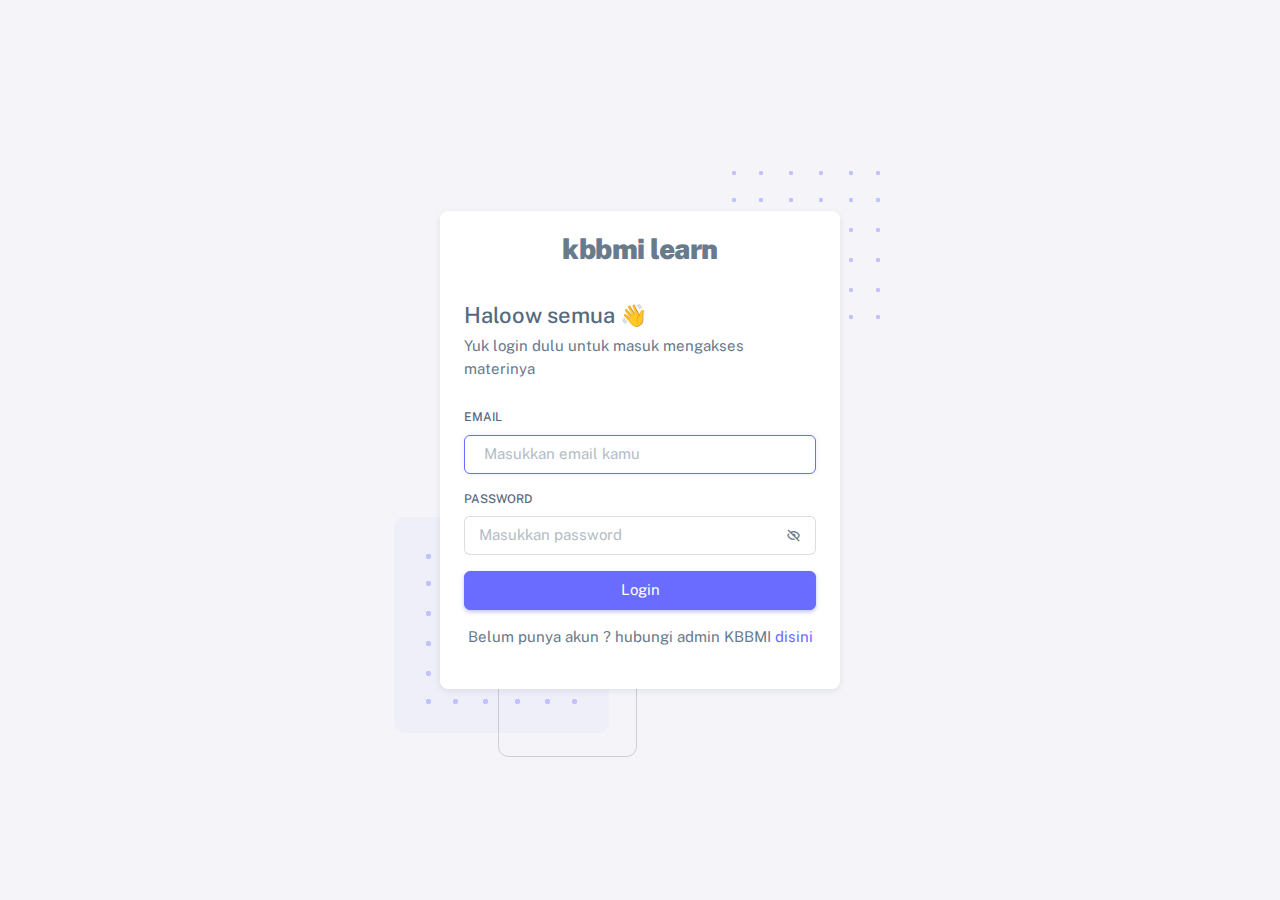
<file: index.html>
<!DOCTYPE html>

<html
  lang="en"
  class="light-style customizer-hide"
  dir="ltr"
  data-theme="theme-default"
  data-assets-path="assets/"
  data-template="vertical-menu-template-free"
>
  <head>
    <meta charset="utf-8" />
    <meta
      name="viewport"
      content="width=device-width, initial-scale=1.0, user-scalable=no, minimum-scale=1.0, maximum-scale=1.0"
    />

    <title>Login - KBBMI Learn</title>

    <meta name="description" content="" />

    <!-- Favicon -->
    <link rel="icon" type="image/x-icon" href="assets/img/favicon/favicon.ico" />

    <!-- Fonts -->
    <link rel="preconnect" href="https://fonts.googleapis.com" />
    <link rel="preconnect" href="https://fonts.gstatic.com" crossorigin />
    <link
      href="https://fonts.googleapis.com/css2?family=Public+Sans:ital,wght@0,300;0,400;0,500;0,600;0,700;1,300;1,400;1,500;1,600;1,700&display=swap"
      rel="stylesheet"
    />

    <!-- Icons. Uncomment required icon fonts -->
    <link rel="stylesheet" href="assets/vendor/fonts/boxicons.css" />

    <!-- Core CSS -->
    <link rel="stylesheet" href="assets/vendor/css/core.css" class="template-customizer-core-css" />
    <link rel="stylesheet" href="assets/vendor/css/theme-default.css" class="template-customizer-theme-css" />
    <link rel="stylesheet" href="assets/css/demo.css" />

    <!-- Vendors CSS -->
    <link rel="stylesheet" href="assets/vendor/libs/perfect-scrollbar/perfect-scrollbar.css" />

    <!-- Page CSS -->
    <!-- Page -->
    <link rel="stylesheet" href="assets/vendor/css/pages/page-auth.css" />
    <!-- Helpers -->
    <script src="assets/vendor/js/helpers.js"></script>

    <script src="assets/js/config.js"></script>
  </head>

  <body>
    <!-- Content -->

    <div class="container-xxl">
      <div class="authentication-wrapper authentication-basic container-p-y">
        <div class="authentication-inner">
          <!-- Register -->
          <div class="card">
            <div class="card-body">
              <!-- Logo -->
              <div class="app-brand justify-content-center">
                <a href="index.html" class="app-brand-link gap-2">
                  <span class="app-brand-text demo text-body fw-bolder">KBBMI LEARN</span>
                </a>
              </div>
              <!-- /Logo -->
              <h4 class="mb-2">Haloow semua 👋</h4>
              <p class="mb-4">Yuk login dulu untuk masuk mengakses materinya</p>

              <form id="formAuthentication" class="mb-3" action="" method="POST">
                <div class="mb-3">
                  <label for="email" class="form-label">Email</label>
                  <input
                    type="email"
                    class="form-control"
                    id="email"
                    name="email"
                    placeholder="Masukkan email kamu"
                    autofocus
                  />
                </div>
                <div class="mb-3 form-password-toggle">
                  <div class="d-flex justify-content-between">
                    <label class="form-label" for="password">Password</label>
                  </div>
                  <div class="input-group input-group-merge">
                    <input
                      type="password"
                      id="password"
                      class="form-control"
                      name="password"
                      placeholder="Masukkan password"
                      aria-describedby="password"
                    />
                    <span class="input-group-text cursor-pointer"><i class="bx bx-hide"></i></span>
                  </div>
                </div>
                <div class="mb-3">
                  <a class="btn btn-primary d-grid w-100" href="student-homepage.html">Login</a>
                </div>
              </form>

              <p class="text-center">
                <span>Belum punya akun ? hubungi admin KBBMI </span>
                <a href="">
                  <span>disini</span>
                </a>
              </p>
            </div>
          </div>
          <!-- /Register -->
        </div>
      </div>
    </div>

    <!-- / Content -->

    <!-- Core JS -->
    <!-- build:js assets/vendor/js/core.js -->
    <script src="assets/vendor/libs/jquery/jquery.js"></script>
    <script src="assets/vendor/libs/popper/popper.js"></script>
    <script src="assets/vendor/js/bootstrap.js"></script>
    <script src="assets/vendor/libs/perfect-scrollbar/perfect-scrollbar.js"></script>

    <script src="assets/vendor/js/menu.js"></script>
    <!-- endbuild -->

    <!-- Vendors JS -->

    <!-- Main JS -->
    <script src="assets/js/main.js"></script>

    <!-- Page JS -->

    <!-- Place this tag in your head or just before your close body tag. -->
    <script async defer src="https://buttons.github.io/buttons.js"></script>
  </body>
</html>
</file>
